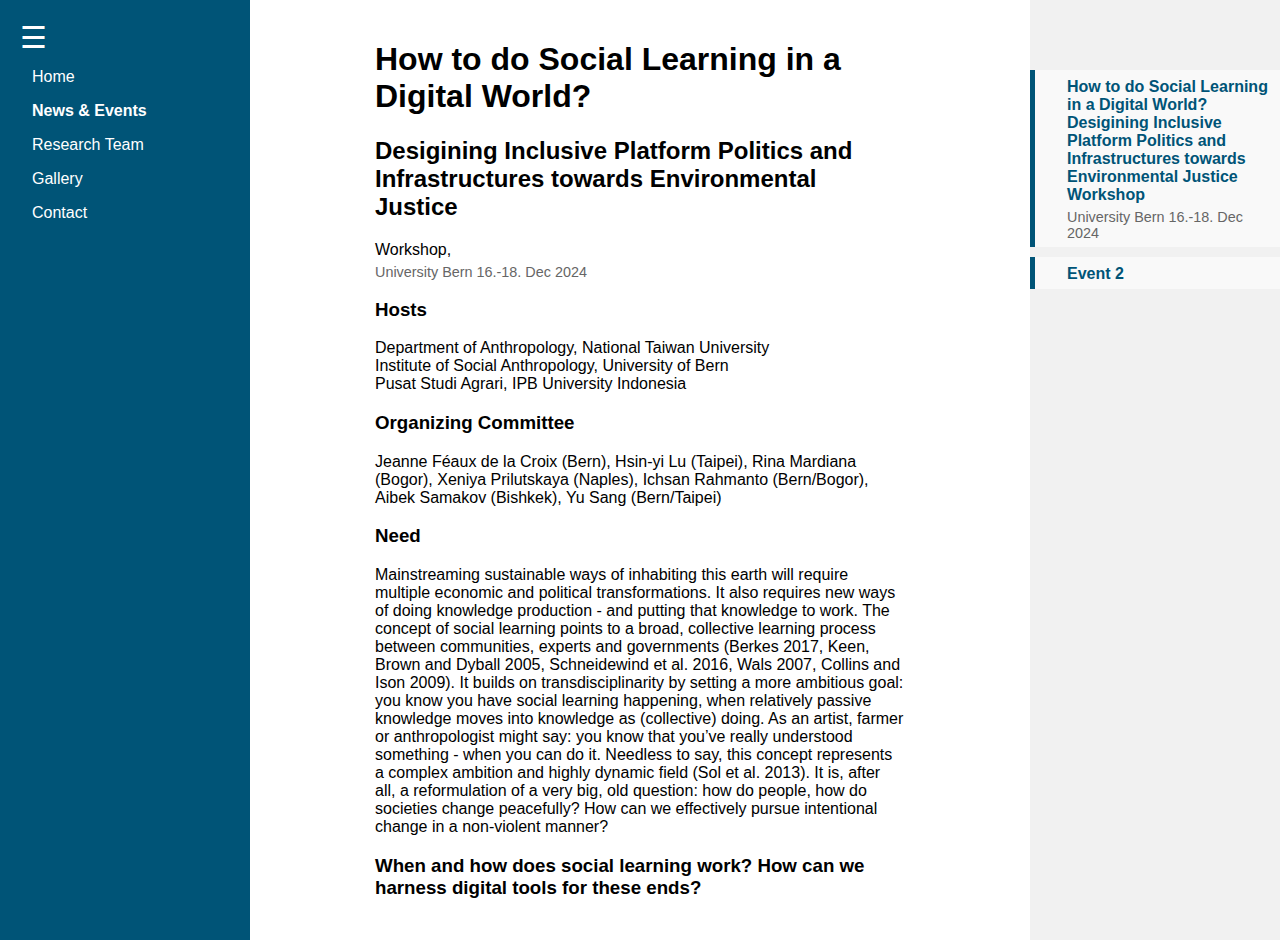
<file: news_events.html>
<!DOCTYPE html>
<html lang="en">
<head>
    <meta charset="UTF-8">
    <meta name="viewport" content="width=device-width, initial-scale=1.0">
    <title>News & Events</title>
    <link rel="stylesheet" href="styles.css">
</head>
<body class="news-page">
    <div class="menu-icon">&#9776;</div>
    <nav id="sidebar">
        <ul>
            <li><a href="index.html">Home</a></li>
            <li><a href="news_events.html" class="active">News & Events</a></li>
            <li><a href="research_team.html">Research Team</a></li>
            <li><a href="gallery.html">Gallery</a></li>
            <li><a href="contact.html">Contact</a></li>
        </ul>
    </nav>
    <div class="news-sidebar">
        <ul>
            <li><a href="#news1" id="news1" class="news-link">How to do Social Learning in a Digital World?
                Desigining Inclusive Platform Politics and Infrastructures 
                towards Environmental Justice Workshop <br><span class="news-details">University Bern 16.-18. Dec 2024</span></a></li>
                
            <li><a href="#news2" class="news-link">Event 2</a></li>
           
        </ul>
    </div>

    <div class="news-container">
        <div class="news-content">
            <h1>How to do Social Learning in a Digital World?</h1>
            <h2>Desigining Inclusive Platform Politics and Infrastructures 
                towards Environmental Justice</h2>
            <p>Workshop, <span class="news-details">University Bern 16.-18. Dec 2024</span></p>

            <h3>Hosts</h3>
            <p>Department of Anthropology, National Taiwan University<br>
               Institute of Social Anthropology, University of Bern<br>
               Pusat Studi Agrari, IPB University Indonesia</p>

            <h3>Organizing Committee</h3>
            <p>Jeanne Féaux de la Croix (Bern), Hsin-yi Lu (Taipei), Rina Mardiana (Bogor), Xeniya Prilutskaya (Naples), Ichsan Rahmanto (Bern/Bogor), Aibek Samakov (Bishkek), Yu Sang (Bern/Taipei)</p>

            <h3>Need</h3>
            <p>Mainstreaming sustainable ways of inhabiting this earth will require multiple economic and political transformations. It also requires new ways of doing knowledge production  - and putting that knowledge to work. The concept of social learning points to a broad, collective learning process between communities, experts and governments (Berkes 2017, Keen, Brown and Dyball 2005, Schneidewind et al. 2016, Wals 2007, Collins and Ison 2009). It builds on transdisciplinarity by setting a more ambitious goal: you know you have social learning happening, when relatively passive knowledge moves into knowledge as (collective) doing. As an artist, farmer or anthropologist might say: you know that you’ve really understood something - when you can do it. Needless to say, this concept represents a complex ambition and highly dynamic field (Sol et al. 2013). It is, after all, a reformulation of a very big, old question: how do people, how do societies change peacefully? How can we effectively pursue intentional change in a non-violent manner? </p>
            <H3>When and how does social learning work? How can we harness digital tools for these ends?</H3>
            <P>With this goal in mind, pioneers working the intersection of public problem-solving, activism and academic research have therefore created multiple forms of techno-social configurations as ‘sites of collective commitment’ (Riles 2015) including digital platforms for collaborative ethnography (Fortun et al. 2021) and critiques of technical innovation (Wylie and Albright 2014, Maintainers Network n.d.). An active networking platform that valorizes diversity in communities of practice 
                around subjects such as new renewable energy technologies is not just an ethical concern inspired by decolonizing and energy justice concerns: this diversity also makes a much wider range of knowledge carriers and expertise mutually available and can make the different logics operating in communities of practice intelligible to each other.
                
                <br><br>This workshop addresses concerns at the intersection of theories of transformation, transdisciplinary research practice, social movement and activist strategies, as well as knowledge-production infrastructure design and modelling. 
                </P>
            <h3>Workshop Questions</h3>
            <p>There is of course no 'pure' digital commons: digitally-mediated relations are as complex and power-inflected as live interactions. Considering the key role of digitally-enhanced bridging platforms and networks in social transformation, there is therefore an urgent need to understand better their potential, risks and limitations. Given new digital and AI capabilities, how can we best understand and use these wisely, to support social learning?</p>

            <p>We invite attendees to address the following family of questions. These can be examined through the means of a classic academic paper or roundtable contribution. We also invite participants to exhibit and discuss their design of digital support-tools and principles for social learning.</p>

            <h4>Social learning theory</h4>
            <ul>
                <li>How does social learning relate to antecedents such as action research and related fields, such as transformative learning, or U-Theory?</li>
                <li>Where do the limits of the social learning ideal show up, e.g. because of its origins in Euro-American academic and development policy contexts? What do we need to unlearn?</li>
                <li>What are the frictions and drawbacks in the ideal of social learning? How does the practice relate to more oppositional forms of struggle for emancipatory change?</li>
                <li>How can the goals, techniques and outcomes of social learning efforts be assessed?</li>
            </ul>

            <h4>Digitally-supported social learning</h4>
            <ul>
                <li>What kind of digital technology and communication modes, what kind of networking activity can foster collective action over environmental justice concern?</li>
                <li>How do different sets of actors position themselves, for instance through on- and offline bridging devices, or in the creation and use of data repositories?</li>
                <li>What role does the creation of civic data play in social learning? How can this be digitally supported?</li>
                <li>How might digital modes reshape existing hierarchies and processes in struggles towards socio-ecological transformation?</li>
            </ul>
        </div>
    </div>


    <script src="script.js"></script>
</body>
</html>
</file>
<file: styles.css>
:root {
    --base-font-size: 16px;
    --title-font-size: 2.5rem;
    --subtitle-font-size: 1.5rem;
    --paragraph-font-size: 1rem;
    --sidebar-width: 250px; /* 确保这个变量已定义 */
}

body, html {
    height: 100%;
    margin: 0;
    font-size: var(--base-font-size);
    font-family: Arial, sans-serif;
    overflow: hidden;
}


/* 默认背景色（如果需要的话） */
body {
    background-color: #ffffff; /* 或者其他默认颜色 */
}

/* Home page 特定样式 */
.home-page .page-container {
    justify-content: center; /* 居中对齐内容 */
}

.home-page .content {
    max-width: 800px; /* 设置最大宽度 */
    margin: 0 auto; /* 居中内容 */
    padding: 40px;
    box-sizing: border-box;
    color: white;
    text-align: left;
    overflow-y: auto; /* 添加垂直滚动条 */
    max-height: 90vh; /* 限制最大高度 */
    display: flex;
    flex-direction: column;
    justify-content: center;
    font-size: calc(14px + 0.4vw); /* 基础字体大小 */
    position: fixed; /* 固定位置 */
    right: 30%; /* 调整这个值来向左移动，之前是 20% */
    top: 50%; /* 垂直居中 */
    transform: translateY(-50%); /* 精确垂直居中 */
}

/* Team page 特定样式 */
.team-page {
    /* background: url('teamback.jpg') no-repeat center center fixed; 设置背景图片 */
    /* background-size: cover; /* 确保背景图片覆盖整个页面 */
     /* background-color: rgb(7, 76, 8); */
}
/* .team-page::before { */
    /* content: ""; */
    /* position: absolute; */
    /* top: 0; */
    /* left: 0; */
    /* width: 100%; */
    /* height: 100%; */
    /* background: rgba(7, 30, 105, 0.5); 半透明深蓝色覆盖层 */
    /* z-index: -1; 确保覆盖层在背景图片之上，内容之下 */
/* } */


.team-page .page-container {
    padding-left: var(--sidebar-width);
    display: flex;
    justify-content: flex-start;


}

.team-page .content {
    width: calc(100% - var(--sidebar-width)); /* 宽度为屏幕宽度减去侧边栏宽度 */
    max-width: none; /* 移除最大宽度限制 */
    margin: 0; /* 移除自动边距 */
    padding: 40px;
    box-sizing: border-box;
    color: black; /* 设置内容颜色 */
    position: relative; /* 取消固定位置 */
    right: auto; /* 取消右侧偏移 */
    top: auto; /* 取消顶部偏移 */
    transform: none; /* 取消变换 */
    
}

.team-page .team-members {
    display: flex;
    justify-content: space-between;
    flex-wrap: wrap; /* 允许卡片换行 */
    gap: 40px;
    width: 100%;
}

.team-page .team-card {
    background-color: white;
    border-radius: 12px;
    box-shadow: 0 4px 8px rgba(0, 0, 0, 0.1);
    overflow: hidden;
    flex: 1 1 calc(33.333% - 40px); /* 调整卡片宽度，考虑间隔 */
    min-width: 300px; /* 设置最小宽度 */
    max-width: 300px; /* 设置最大宽度 */
    display: flex;
    flex-direction: column;
}

.team-page .team-card img {
    width: 100%;
    height: 300px; /* 固定图片高度 */
    object-fit: cover;
    object-position: center top;
}

/* 特定样式调整 Jeanne 的照片位置 */
.team-page .jeanne-card img {
    object-position: center 20%; /* 调整 Jeanne 照片的位置 */
}

.team-page .team-card h3 {
    margin: 20px 0 15px;
    text-align: center;
    color: #2c3e50;
    font-size: 1.3em;
}

.team-page .team-card p {
    margin: 0 0 20px;
    text-align: center;
    color: #7f8c8d;
    font-size: 1em;
    padding: 0 20px;
    flex-grow: 1;
}

/* 响应式调整 */
@media (max-width: 1200px) {
    .team-page .team-members {
        flex-wrap: wrap;
        justify-content: center;
    }
    
    .team-page .team-card {
        flex: 1 1 calc(50% - 20px);
        max-width: 300px; /* 保持最大宽度 */
        margin-bottom: 40px;
    }
}

@media (max-width: 768px) {
    .team-page .page-container {
        padding-left: 0;
    }

    .team-page .content {
        width: 100%;
        padding: 20px;
    }

    .team-page .team-card {
        flex: 1 1 100%;
        max-width: 300px; /* 保持最大宽度 */
    }
}

/* 视频背景样式（仅适用于 home page） */
.home-page .video-background {
    /* 保持原有的视频背景样式 */
}

/* 确保 team page 不显示视频背景 */
.team-page .video-background {
    display: none;
}


.video-background {
    position: fixed;
    top: 0;
    left: 0;
    width: 100%;
    height: 100%;
    z-index: -1;
    overflow: hidden;
}

.video-background::after {
    content: '';
    position: absolute;
    top: 0;
    left: 0;
    width: 100%;
    height: 100%;
    background: rgba(0, 0, 0, 0.3); /* 恢复较亮的滤镜 */
 
}

.video-background video {
    min-width: 100%;
    min-height: 100%;
    width: auto;
    height: auto;
    position: absolute;
    top: 50%;
    left: 50%;
    transform: translate(-50%, -50%);
    object-fit: cover;
}

.page-container {
    position: relative;
    z-index: 1;
    min-height: 100vh;
    display: flex;
    justify-content: flex-start;
    align-items: flex-start;
    padding-left: var(--sidebar-width);
    transition: padding-left 0.3s;

}

.content {
    width: 100%;
    max-width: 1600px;
    margin: 0 auto;
    padding: 40px;
    box-sizing: border-box;
    color: white;
    width: 50%; /* 保持内容宽度 */
    padding: 20px;
    text-align: left;
    overflow-y: auto; /* 添加垂直滚动条 */
    max-height: 90vh; /* 限制最大高度 */
    display: flex;
    flex-direction: column;
    justify-content: center;
    font-size: calc(14px + 0.4vw); /* 基础字体大小 */
    position: fixed; /* 固定位置 */
    right: 30%; /* 调整这个值来向左移动，之前是 20% */
    top: 50%; /* 垂直居中 */
    transform: translateY(-50%); /* 精确垂直居中 */
}

.content h1 {
    font-size: var(--title-font-size);
    font-weight: 700;
    margin-bottom: 2vh;
    text-shadow: 2px 2px 4px rgba(0,0,0,0.5);
}

.content h2 {
    font-size: var(--subtitle-font-size);
    font-weight: 400;
    margin-top: 0;
    margin-bottom: 3vh;
    text-shadow: 1px 1px 2px rgba(0,0,0,0.5);
}

.description {
    font-weight: 300;
    font-size: var(--paragraph-font-size);
    line-height: 1.6;
}

.description p {
    margin-bottom: 1.5vh;
}

.menu-icon {
    position: fixed;
    top: 20px;
    left: 20px;
    font-size: 30px;
    color: white;
    cursor: pointer;
    z-index: 1001; /* 确保在侧边栏之上 */
    transition: left 0.3s;
}
.team-page #sidebar {
    background-color: #005477;
}
.news-page #sidebar {
    background-color: #005477;
}
.gallery-page #sidebar {
    background-color: #005477;
}
.contact-page #sidebar {
    background-color: #005477;
}

.news-sidebar {
    width: var(--sidebar-width);
    height: 100%;
    position: fixed;
    top: 0;
    right:0;
    left:auto;
    background-color: #f1f1f1;
    overflow-x: hidden;
    padding-top: 60px;
    
}

.news-sidebar ul {
    list-style-type: none;
    padding: 0;
    margin: 0;
}

.news-sidebar a {
    padding: 8px 6px 6px 32px;
    text-decoration: none;
    /* font-size: 0.8rem; */
    color:#005477;
    display: block;
}

.news-sidebar a:hover {
    color: #f1f1f1;
    background-color: #818181;
}

.news-container {
    margin-left: calc(var(--sidebar-width));
    padding: 20px;
    overflow-y: auto;
    max-height: 90vh;
}


#sidebar {
    height: 100%;
    width: var(--sidebar-width);
    position: fixed;
    z-index: 1000;
    top: 0;
    left: 0;
    background-color: transparent; /* 改为透明 */
    overflow-x: hidden;
    transition: 0.3s;
    padding-top: 60px;
    transform: translateX(0); /* 默认显示 */
}

#sidebar.closed {
    transform: translateX(calc(-1 * var(--sidebar-width) + 70px)); /* 只留下一小部分可见 */

}

#sidebar ul {
    list-style-type: none;
    padding: 0;
    margin: 0;
    width: var(--sidebar-width);
}

#sidebar a {
    padding: 8px 8px 8px 32px;
    text-decoration: none;
    font-size: 1rem;
    color: white; /* 确保文字颜色为白色，以便在透明背景上可见 */
    display: block;
    white-space: nowrap;
}

#sidebar a:hover {
    color: #f1f1f1; /* 保持悬停效果 */
}

#sidebar a.active {
    font-weight: bold;
}

#sidebar.open {
    width: var(--sidebar-width);
}

/* contact page 特定样式 */
.contact-page .contact-container {
    padding-left: var(--sidebar-width);
    min-height: 100vh;
 }
/* Gallery page 特定样式 */
.gallery-page .gallery-container {
    padding-left: var(--sidebar-width);
   
     min-height: 100vh;
 }

/* News page 特定样式 */
.news-page .news-container {
    padding-left: calc(var(--sidebar-width) * 0.5); /* Multiply the sidebar width by 0.8 */
    padding-right: calc(var(--sidebar-width) * 0.5); 
     /* display: flex;
     justify-content: flex-start; */
     min-height: 100vh;
 }
 .news-page .news-content {
    width: calc(100% - var(--sidebar-width)) ; /* 宽度为屏幕宽度减去侧边栏宽度 */
    max-width: none; /* 移除最大宽度限制 */
    margin: 0; /* 移除自动边距 */
    box-sizing: border-box;
    color: black; /* 设置内容颜色 */
    position: relative; /* 取消固定位置 */
    right: auto; /* 取消右侧偏移 */
    top: auto; /* 取消顶部偏移 */
    transform: none; /* 取消变换 */
    padding-bottom: 50px;
    
}
/* Team page 特定样式 */
.team-page .teampage-container {
   padding-left: var(--sidebar-width);
    display: flex;
    justify-content: flex-start;
    min-height: 100vh;
}

.team-page .teampage-content {
    width: 100%; /* 宽度为屏幕宽度减去侧边栏宽度 */
    max-width: none; /* 移除最大宽度限制 */
    margin: 0; /* 移除自动边距 */
    padding: 40px;
    box-sizing: border-box;
    position: relative;
}
.teampage-content h1{
    font-size: var(--title-font-size);
    font-weight: 700;
    margin-bottom: 6vh;
    /* text-shadow: 2px 2px 4px rgba(0,0,0,0.5); */
    color:#005477;

}

.team-members {
    display: flex;
    justify-content: center; /* Center align the cards */
    flex-wrap: wrap; /* Allow wrapping for smaller screens */
    gap: 40px; /* Maintain consistent gap */
    max-width: 1200px; /* Maximum width of the container */
    margin: 0 auto; /* Center align the container */
    width: 100%; /* Full width on smaller screens */
}

.team-card {
    background-color: white;
    border-radius: 12px;
    box-shadow: 0 4px 8px rgba(0, 0, 0, 0.1);
    overflow: hidden;
    flex: 1;
    min-width: 0;
    max-width: 400px; /* 调整最大宽度，考虑间距 */
    width: calc((100% - 80px) / 3); /* 设置固定宽度 */
    display: flex;
    flex-direction: column;
    aspect-ratio: 3 / 4; 
    justify-content: flex-end;
}

.team-card img {
    width: 100%;
    height: 100%;
    object-fit: cover;
   
    /* object-position: center top; */
}
.team-card.jeanne-card img {
    
    object-position: center 20%; /* 调整图片的位置 */
}


.team-card h3 {
    margin: 20px 5px 15px;
    text-align: center;
    color: #2c3e50;
    font-size: 1.3em;
}

.team-card p {
    margin: 0 0 20px;
    text-align: center;
    color: #7f8c8d;
    font-size: 1em;
    padding: 0 20px;
    flex-grow: 1;
}

/* 响应式调整 */
@media (max-width: 1200px) {
    .team-members {
        flex-wrap: wrap;
        justify-content: center;
    }
    
    .team-card {
        max-width: calc(50% - 20px);
        width: calc(50% - 20px);
        margin-bottom: 40px;
    }
}

@media (max-width: 768px) {
    .page-container {
        padding-left: 0;
    }

    .team-page .content {
        width: 100%;
        padding: 20px;
    }

    .team-card {
        max-width: 100%;
        width: 100%;
    }
}


@media screen and (max-width: 1200px) {
    :root {
        --title-font-size: 2.2rem;
        --subtitle-font-size: 1.3rem;
    }
    .content h1 {
        font-size: 3vw;
    }
    .content h2 {
        font-size: 1.5vw;
    }
    .description {
        font-size: 0.9vw;
    }
}

@media screen and (max-width: 768px) {
    :root {
        --title-font-size: 2rem;
        --subtitle-font-size: 1.2rem;
        --paragraph-font-size: 0.9rem;
    }
    main {
        padding-left: 0;
    }
    .content {
        max-width: 80%;
        margin-right: 3%; /* 在小屏幕上减少右边距 */
        font-size: calc(13px + 0.4vw);
    }
    .content h1 {
        font-size: 3.5vw;
    }
    .content h2 {
        font-size: 1.75vw;
    }
    .description {
        font-size: 1vw;
        max-width: 100%;
    }
    #sidebar a {
        font-size: 0.9rem; /* 在小屏幕上进一步减小字体大小 */
    }
    .page-container {
        padding-left: 0; /* 在小屏幕上移除左侧内边距 */
    }
    .page-container.sidebar-open {
        padding-left: var(--sidebar-width);
    }
}

@media screen and (max-width: 480px) {
    :root {
        --title-font-size: 1.8rem;
        --subtitle-font-size: 1.1rem;
        --paragraph-font-size: 0.85rem;
    }
    .content h1 {
        font-size: 4.5vw;
    }
    .content h2 {
        font-size: 2.5vw;
    }
    .description {
        font-size: 1.5vw;
    }
}

/* 调整主要内容区域的样式 */
.main-content {
    position: relative;
    z-index: 1;
    padding: 20px;
    margin-left: 250px; /* 为侧边栏留出空间 */
    min-height: 100vh;
    display: flex;
    flex-direction: column;
    justify-content: center;
}

/* 确保侧边栏固定在左侧 */
.sidebar {
    position: fixed;
    left: 0;
    top: 0;
    bottom: 0;
    width: 250px;
    z-index: 2;
    overflow-y: auto;
}

/* 调整视频背景样式 */
#myVideo {
    position: fixed;
    right: 0;
    bottom: 0;
    min-width: 100%;
    min-height: 100%;
    width: auto;
    height: auto;
    z-index: -1;
}

/* 如果侧边栏内的元素需要背景，可以单独为它们添加样式 */
#sidebar .sidebar-content {
    background-color: rgba(0, 0, 0, 0.5); /* 半透明背景 */
    height: 100%;
    padding: 20px;
}

/* 调整侧边栏关闭时的样式 */
.page-container.sidebar-closed {
    padding-left: 40px;
    padding-right: calc(10% + var(--sidebar-width) - 40px);
}


.news-link {
    display: block;
    padding: 10px;
    margin: 10px 0;
    background-color: #f9f9f9;
    border-left: 5px solid #005477;
    text-decoration: none;
    color: #333;
    font-weight: bold;
    transition: background-color 0.3s, color 0.3s;
    
}

.news-link:hover {
    background-color: #005477;
    color: #fff;
}

/* Specific style for #news1 */
#news1 {
    font-size: 1rem;
    font-weight: bold;
    color: #005477;
    margin-bottom: 10px;
}

/* Style for news details */
.news-details {
    display: block;
    font-size: 0.9rem;
    font-weight: normal;
    color: #666;
    margin-top: 5px;
}
</file>
